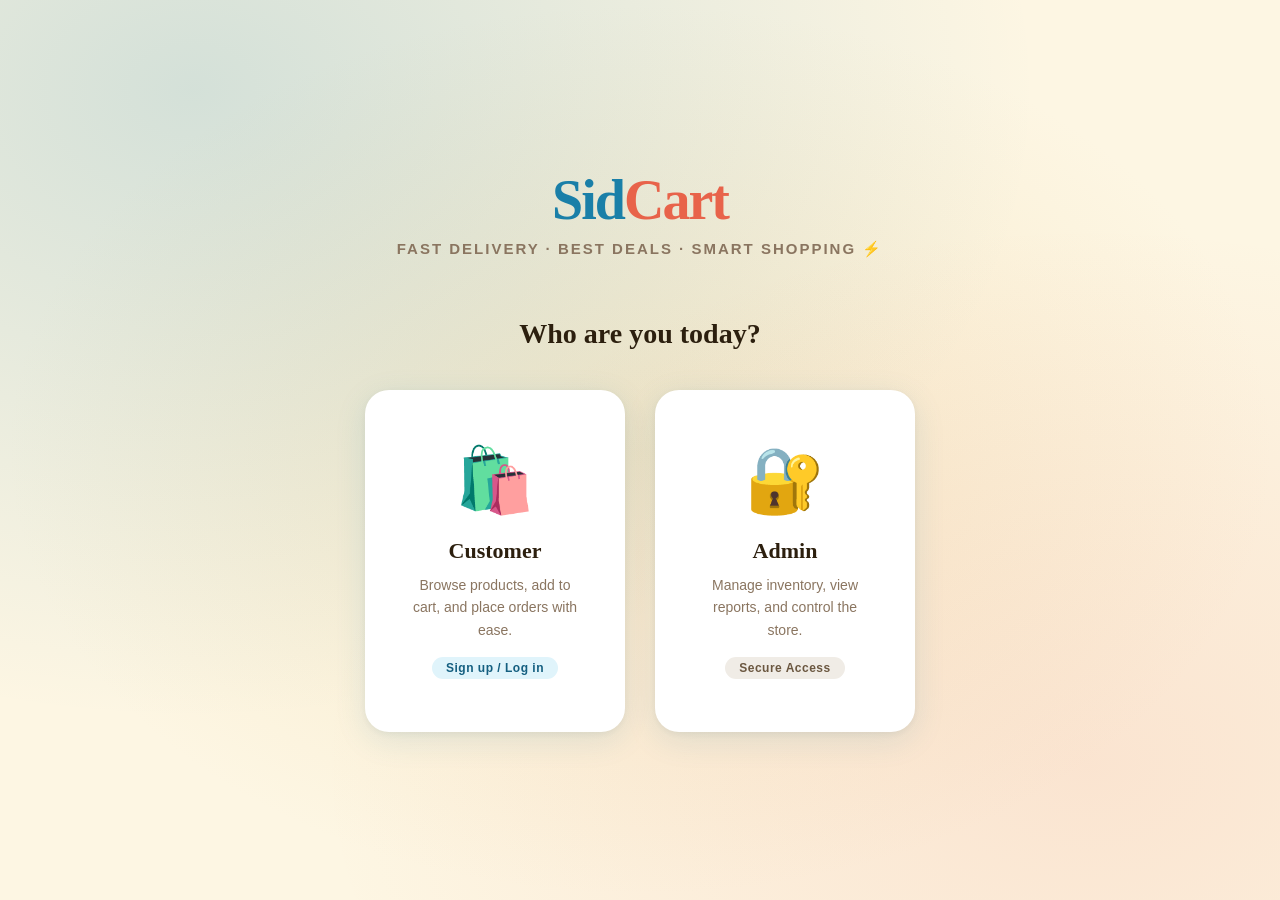
<file: index.html>
<!DOCTYPE html>
<html lang="en">
<head>
    <meta charset="UTF-8">
    <meta name="viewport" content="width=device-width, initial-scale=1.0">
    <title>SidCart - Who are you?</title>
    <link rel="preconnect" href="https://fonts.googleapis.com">
    <link href="https://fonts.googleapis.com/css2?family=Poppins:wght@400;600;700;900&family=DM+Sans:wght@400;500&display=swap" rel="stylesheet">
    <link rel="stylesheet" href="css/index.css">
    
</head>
<body>
    <div class="bg-pattern"></div>
    <div class="container">
        <div class="logo">Sid<span>Cart</span></div>
        <p class="tagline">Fast Delivery · Best Deals · Smart Shopping ⚡</p>
        <h2 class="question">Who are you today?</h2>
        <div class="cards">
            <a class="role-card" href="shop.html">
                <span class="icon">🛍️</span>
                <h2>Customer</h2>
                <p>Browse products, add to cart, and place orders with ease.</p>
                <span class="badge badge-green">Sign up / Log in</span>
            </a>
            <a class="role-card admin" href="admin-login.html">
                <span class="icon">🔐</span>
                <h2>Admin</h2>
                <p>Manage inventory, view reports, and control the store.</p>
                <span class="badge badge-dark">Secure Access</span>
            </a>
        </div>
    </div>
</body>
</html>
</file>
<file: css/index.css>
:root {
            --sand: #e8c98a;
            --sand-dark: #c9a85c;
            --sand-light: #fdf6e3;
            --ocean: #1a7fa8;
            --ocean-dark: #145f80;
            --ocean-light: #e0f4fb;
            --coral: #e8634a;
            --coral-dark: #c94d35;
            --driftwood: #6b5740;
            --seafoam: #7ecac3;
            --text: #2c1f0e;
            --gray: #8a7560;
        }
        @import url('https://fonts.googleapis.com/css2?family=Playfair+Display:wght@700;900&family=Nunito:wght@400;600;700&display=swap');
        * { margin: 0; padding: 0; box-sizing: border-box; }
        body {
            font-family: 'Nunito', sans-serif;
            background: #fdf6e3;
            min-height: 100vh;
            display: flex;
            align-items: center;
            justify-content: center;
            overflow: auto;
        }
        .bg-pattern {
            position: fixed; inset: 0; z-index: 0;
            background:
                radial-gradient(ellipse at 15% 10%, rgba(26,127,168,0.18) 0%, transparent 55%),
                radial-gradient(ellipse at 85% 85%, rgba(232,99,74,0.12) 0%, transparent 50%),
                radial-gradient(ellipse at 50% 50%, rgba(232,201,138,0.3) 0%, transparent 70%),
                #fdf6e3;
        }
        .container {
            position: relative; z-index: 1;
            text-align: center;
            padding: 40px 20px;
        }
        .logo {
            font-family: 'Playfair Display', serif;
            font-size: 56px;
            font-weight: 900;
            color: var(--ocean);
            letter-spacing: -2px;
            margin-bottom: 8px;
        }
        .logo span { color: var(--coral); }
        .tagline {
            font-size: 15px;
            color: var(--gray);
            margin-bottom: 60px;
            font-weight: 600;
            letter-spacing: 2px;
            text-transform: uppercase;
        }
        .question {
            font-family: 'Playfair Display', serif;
            font-size: 28px;
            font-weight: 700;
            color: var(--text);
            margin-bottom: 40px;
        }
        .cards {
            display: flex;
            gap: 30px;
            justify-content: center;
            flex-wrap: wrap;
        }
        .role-card {
            background: white;
            border-radius: 24px;
            padding: 50px 40px;
            width: 260px;
            cursor: pointer;
            transition: all 0.35s cubic-bezier(0.34,1.56,0.64,1);
            box-shadow: 0 8px 32px rgba(26,127,168,0.12), 0 2px 8px rgba(0,0,0,0.06);
            border: 3px solid transparent;
            text-decoration: none;
            position: relative;
            overflow: hidden;
        }
        .role-card::before {
            content: '';
            position: absolute;
            bottom: 0; left: 0; right: 0;
            height: 4px;
            background: linear-gradient(90deg, var(--ocean), var(--seafoam));
            opacity: 0;
            transition: opacity 0.3s;
        }
        .role-card:hover::before { opacity: 1; }
        .role-card:hover {
            transform: translateY(-10px) scale(1.03);
            border-color: var(--ocean);
            box-shadow: 0 20px 60px rgba(26,127,168,0.22);
        }
        .role-card .icon {
            font-size: 64px;
            margin-bottom: 20px;
            display: block;
        }
        .role-card h2 {
            font-family: 'Playfair Display', serif;
            font-size: 22px;
            font-weight: 700;
            color: var(--text);
            margin-bottom: 10px;
        }
        .role-card p {
            font-size: 14px;
            color: var(--gray);
            line-height: 1.6;
        }
        .role-card.admin:hover { border-color: var(--driftwood); box-shadow: 0 20px 60px rgba(107,87,64,0.15); }
        .badge {
            display: inline-block;
            padding: 4px 14px;
            border-radius: 20px;
            font-size: 12px;
            font-weight: 700;
            margin-top: 16px;
            letter-spacing: 0.5px;
        }
        .badge-green { background: var(--ocean-light); color: var(--ocean-dark); }
        .badge-dark { background: #f0ece6; color: var(--driftwood); }
</file>
